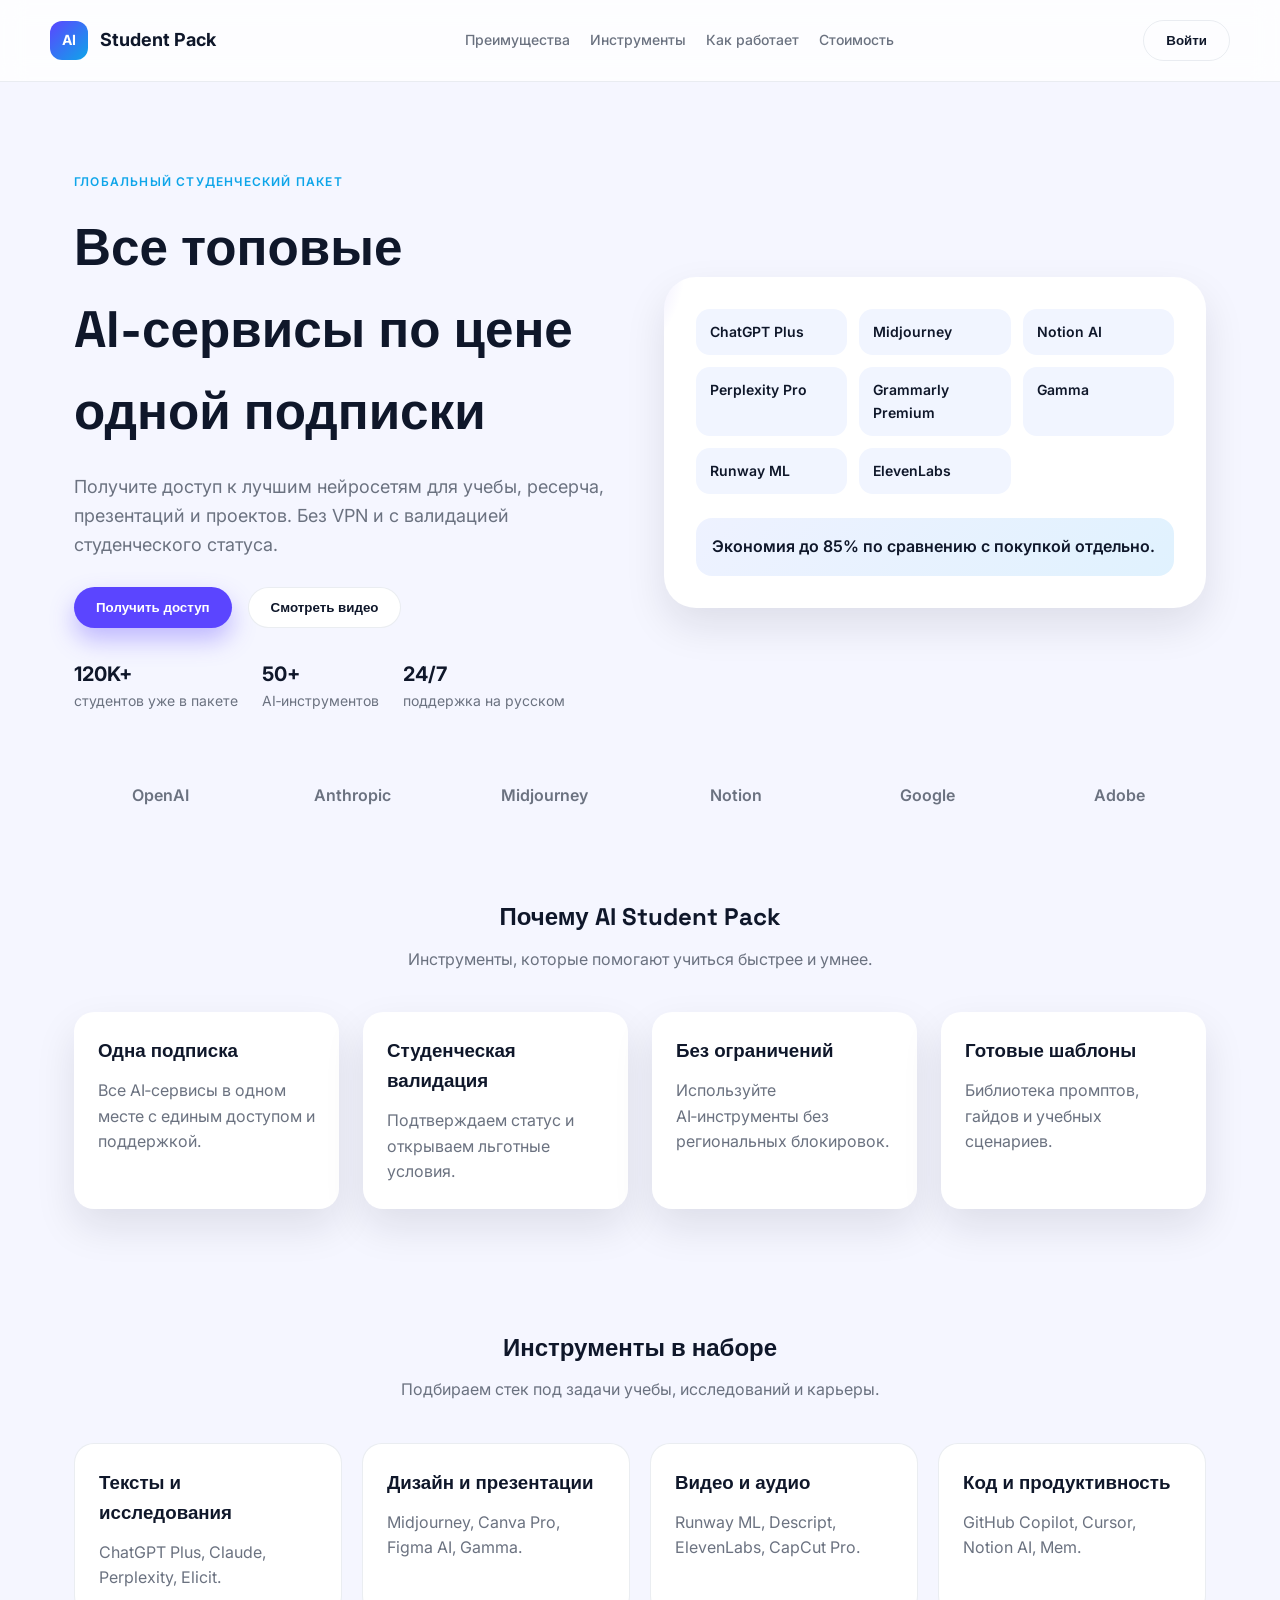
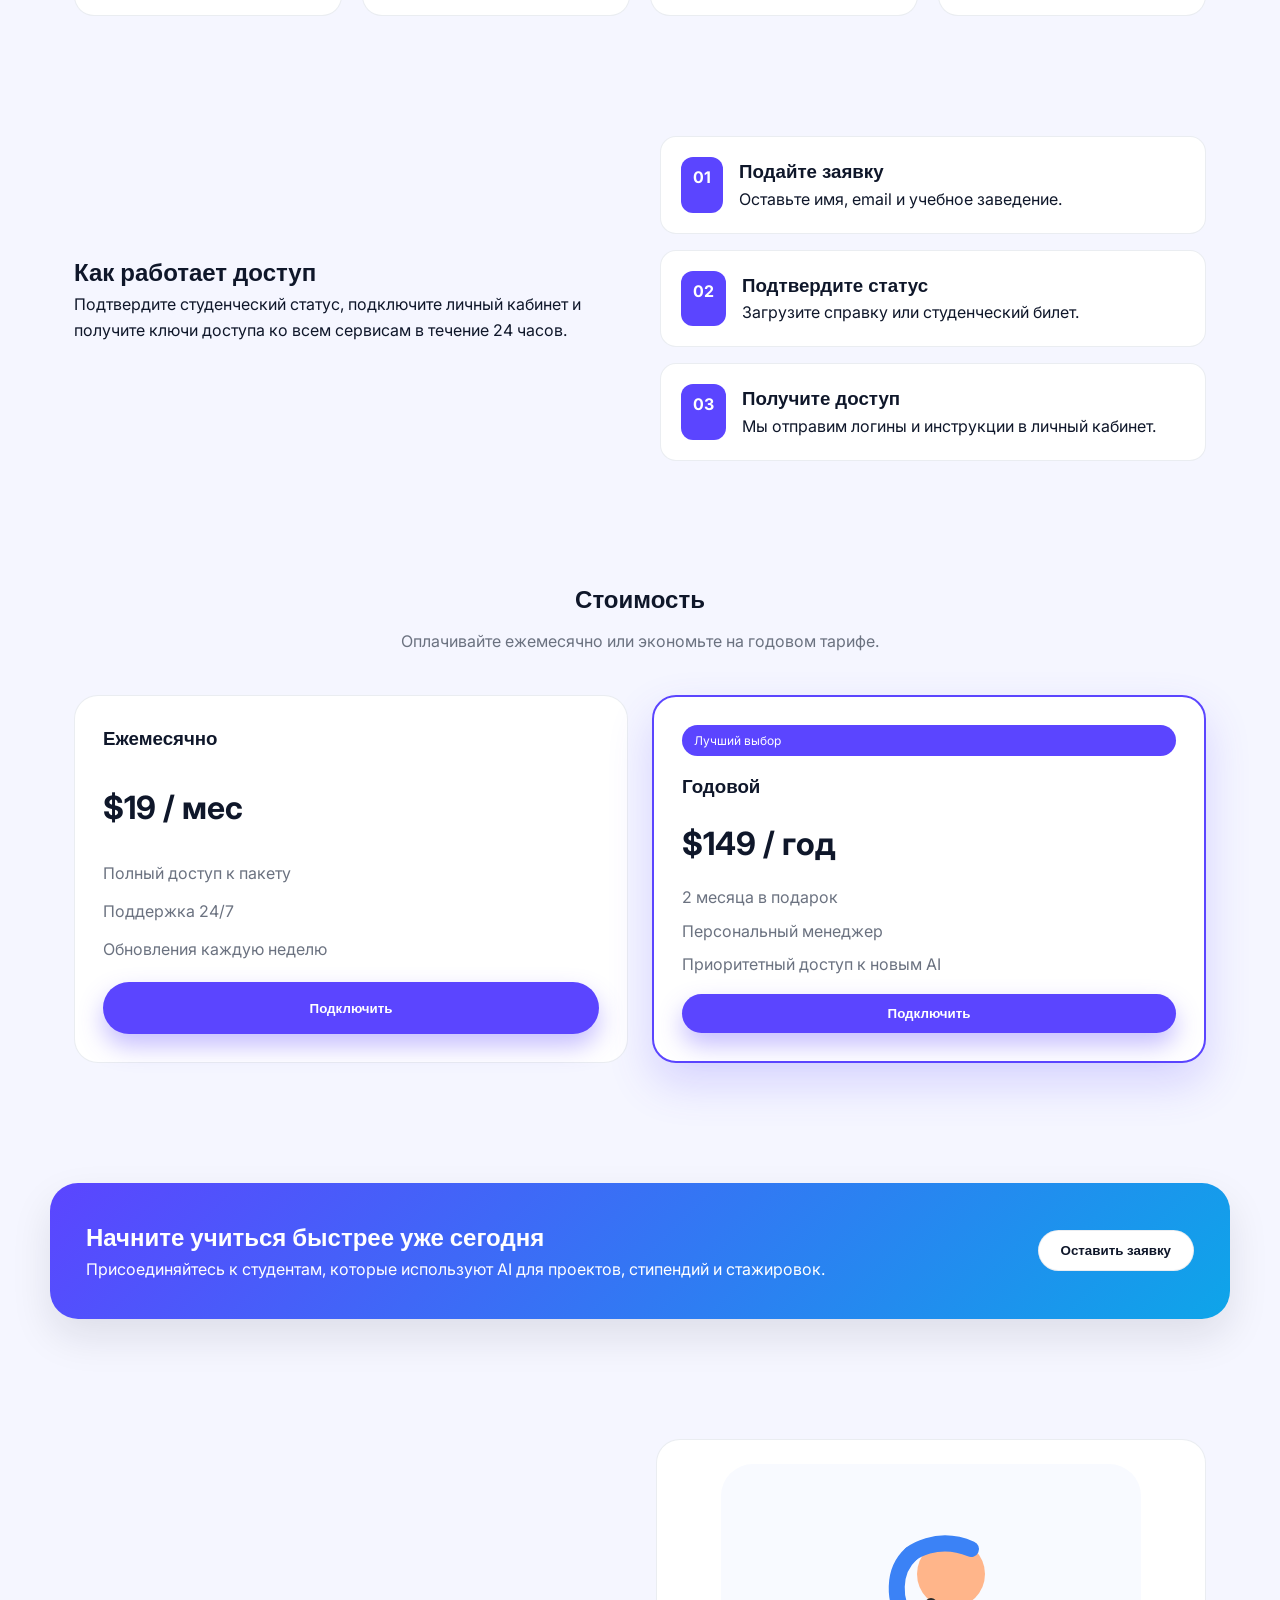
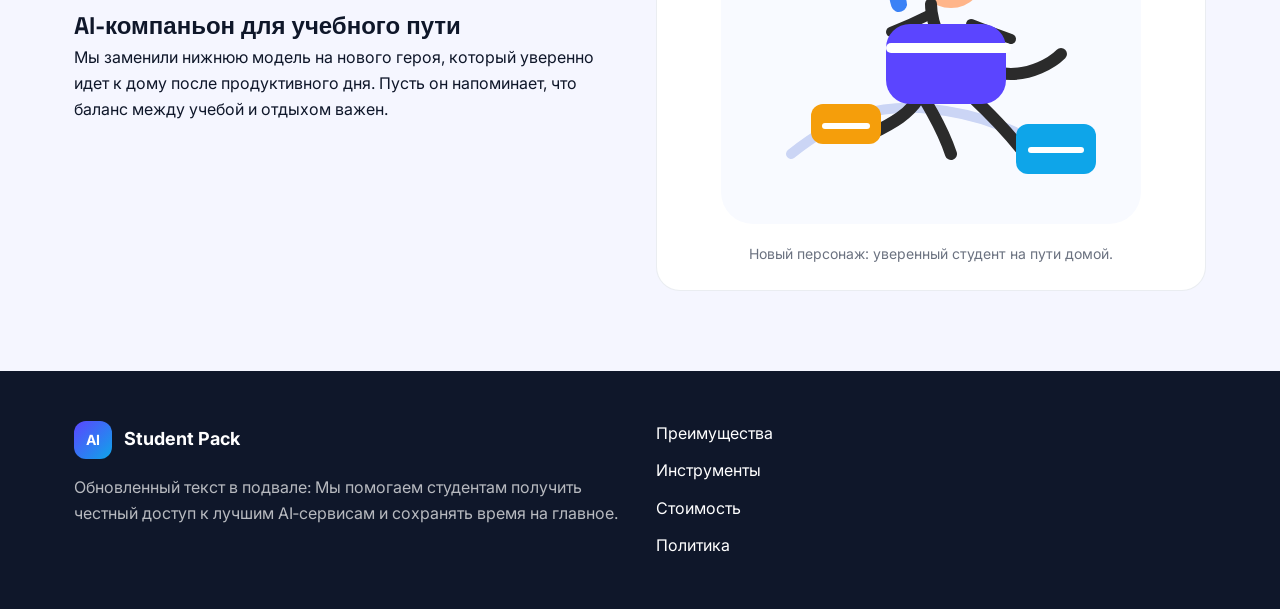
<file: index.html>
<!DOCTYPE html>
<html lang="ru">
  <head>
    <meta charset="UTF-8" />
    <meta name="viewport" content="width=device-width, initial-scale=1" />
    <title>AI Student Pack — доступ к лучшим AI-инструментам</title>
    <meta
      name="description"
      content="AI Student Pack — единый доступ к премиальным AI-инструментам для учебы, исследований и карьерного роста."
    />
    <link rel="preconnect" href="https://fonts.googleapis.com" />
    <link rel="preconnect" href="https://fonts.gstatic.com" crossorigin />
    <link
      href="https://fonts.googleapis.com/css2?family=Inter:wght@300;400;500;600;700;800&family=Space+Grotesk:wght@500;600;700&display=swap"
      rel="stylesheet"
    />
    <link rel="stylesheet" href="style.css" />
  </head>
  <body>
    <header class="site-header">
      <div class="container header-content">
        <div class="logo">
          <span class="logo-mark">AI</span>
          <span class="logo-text">Student Pack</span>
        </div>
        <nav class="nav">
          <a href="#benefits">Преимущества</a>
          <a href="#tools">Инструменты</a>
          <a href="#how">Как работает</a>
          <a href="#pricing">Стоимость</a>
        </nav>
        <button class="button ghost">Войти</button>
      </div>
    </header>

    <main>
      <section class="hero">
        <div class="container hero-grid">
          <div class="hero-copy">
            <p class="eyebrow">Глобальный студенческий пакет</p>
            <h1>Все топовые AI‑сервисы по цене одной подписки</h1>
            <p class="lead">
              Получите доступ к лучшим нейросетям для учебы, ресерча, презентаций и
              проектов. Без VPN и с валидацией студенческого статуса.
            </p>
            <div class="hero-actions">
              <button class="button primary">Получить доступ</button>
              <button class="button secondary">Смотреть видео</button>
            </div>
            <div class="hero-meta">
              <div>
                <strong>120K+</strong>
                <span>студентов уже в пакете</span>
              </div>
              <div>
                <strong>50+</strong>
                <span>AI‑инструментов</span>
              </div>
              <div>
                <strong>24/7</strong>
                <span>поддержка на русском</span>
              </div>
            </div>
          </div>
          <div class="hero-card">
            <div class="card-glow"></div>
            <div class="tool-list">
              <div class="tool">ChatGPT Plus</div>
              <div class="tool">Midjourney</div>
              <div class="tool">Notion AI</div>
              <div class="tool">Perplexity Pro</div>
              <div class="tool">Grammarly Premium</div>
              <div class="tool">Gamma</div>
              <div class="tool">Runway ML</div>
              <div class="tool">ElevenLabs</div>
            </div>
            <div class="hero-note">
              Экономия до 85% по сравнению с покупкой отдельно.
            </div>
          </div>
        </div>
      </section>

      <section class="logos">
        <div class="container logos-grid">
          <span>OpenAI</span>
          <span>Anthropic</span>
          <span>Midjourney</span>
          <span>Notion</span>
          <span>Google</span>
          <span>Adobe</span>
        </div>
      </section>

      <section id="benefits" class="benefits">
        <div class="container">
          <div class="section-title">
            <h2>Почему AI Student Pack</h2>
            <p>Инструменты, которые помогают учиться быстрее и умнее.</p>
          </div>
          <div class="benefit-grid">
            <article>
              <h3>Одна подписка</h3>
              <p>Все AI‑сервисы в одном месте с единым доступом и поддержкой.</p>
            </article>
            <article>
              <h3>Студенческая валидация</h3>
              <p>Подтверждаем статус и открываем льготные условия.</p>
            </article>
            <article>
              <h3>Без ограничений</h3>
              <p>Используйте AI‑инструменты без региональных блокировок.</p>
            </article>
            <article>
              <h3>Готовые шаблоны</h3>
              <p>Библиотека промптов, гайдов и учебных сценариев.</p>
            </article>
          </div>
        </div>
      </section>

      <section id="tools" class="tools">
        <div class="container">
          <div class="section-title">
            <h2>Инструменты в наборе</h2>
            <p>Подбираем стек под задачи учебы, исследований и карьеры.</p>
          </div>
          <div class="tools-grid">
            <div class="tool-card">
              <h3>Тексты и исследования</h3>
              <p>ChatGPT Plus, Claude, Perplexity, Elicit.</p>
            </div>
            <div class="tool-card">
              <h3>Дизайн и презентации</h3>
              <p>Midjourney, Canva Pro, Figma AI, Gamma.</p>
            </div>
            <div class="tool-card">
              <h3>Видео и аудио</h3>
              <p>Runway ML, Descript, ElevenLabs, CapCut Pro.</p>
            </div>
            <div class="tool-card">
              <h3>Код и продуктивность</h3>
              <p>GitHub Copilot, Cursor, Notion AI, Mem.</p>
            </div>
          </div>
        </div>
      </section>

      <section id="how" class="how">
        <div class="container how-grid">
          <div>
            <h2>Как работает доступ</h2>
            <p>
              Подтвердите студенческий статус, подключите личный кабинет и получите
              ключи доступа ко всем сервисам в течение 24 часов.
            </p>
          </div>
          <div class="steps">
            <div class="step">
              <span>01</span>
              <div>
                <h3>Подайте заявку</h3>
                <p>Оставьте имя, email и учебное заведение.</p>
              </div>
            </div>
            <div class="step">
              <span>02</span>
              <div>
                <h3>Подтвердите статус</h3>
                <p>Загрузите справку или студенческий билет.</p>
              </div>
            </div>
            <div class="step">
              <span>03</span>
              <div>
                <h3>Получите доступ</h3>
                <p>Мы отправим логины и инструкции в личный кабинет.</p>
              </div>
            </div>
          </div>
        </div>
      </section>

      <section id="pricing" class="pricing">
        <div class="container">
          <div class="section-title">
            <h2>Стоимость</h2>
            <p>Оплачивайте ежемесячно или экономьте на годовом тарифе.</p>
          </div>
          <div class="pricing-grid">
            <div class="price-card">
              <h3>Ежемесячно</h3>
              <p class="price">$19 / мес</p>
              <ul>
                <li>Полный доступ к пакету</li>
                <li>Поддержка 24/7</li>
                <li>Обновления каждую неделю</li>
              </ul>
              <button class="button primary">Подключить</button>
            </div>
            <div class="price-card featured">
              <div class="badge">Лучший выбор</div>
              <h3>Годовой</h3>
              <p class="price">$149 / год</p>
              <ul>
                <li>2 месяца в подарок</li>
                <li>Персональный менеджер</li>
                <li>Приоритетный доступ к новым AI</li>
              </ul>
              <button class="button primary">Подключить</button>
            </div>
          </div>
        </div>
      </section>

      <section class="cta">
        <div class="container cta-card">
          <div>
            <h2>Начните учиться быстрее уже сегодня</h2>
            <p>
              Присоединяйтесь к студентам, которые используют AI для проектов,
              стипендий и стажировок.
            </p>
          </div>
          <button class="button secondary">Оставить заявку</button>
        </div>
      </section>

      <section class="bottom">
        <div class="container bottom-grid">
          <div class="bottom-text">
            <h2>AI‑компаньон для учебного пути</h2>
            <p>
              Мы заменили нижнюю модель на нового героя, который уверенно идет к
              дому после продуктивного дня. Пусть он напоминает, что баланс между
              учебой и отдыхом важен.
            </p>
          </div>
          <div class="bottom-illustration">
            <img src="walking-student.svg" alt="Иллюстрация студента, который идет домой" />
            <p class="caption">Новый персонаж: уверенный студент на пути домой.</p>
          </div>
        </div>
      </section>
    </main>

    <footer class="site-footer">
      <div class="container footer-grid">
        <div>
          <div class="logo">
            <span class="logo-mark">AI</span>
            <span class="logo-text">Student Pack</span>
          </div>
          <p class="footer-text">
            Обновленный текст в подвале: Мы помогаем студентам получить честный доступ
            к лучшим AI‑сервисам и сохранять время на главное.
          </p>
        </div>
        <div class="footer-links">
          <a href="#benefits">Преимущества</a>
          <a href="#tools">Инструменты</a>
          <a href="#pricing">Стоимость</a>
          <a href="#">Политика</a>
        </div>
      </div>
    </footer>
  </body>
</html>
</file>
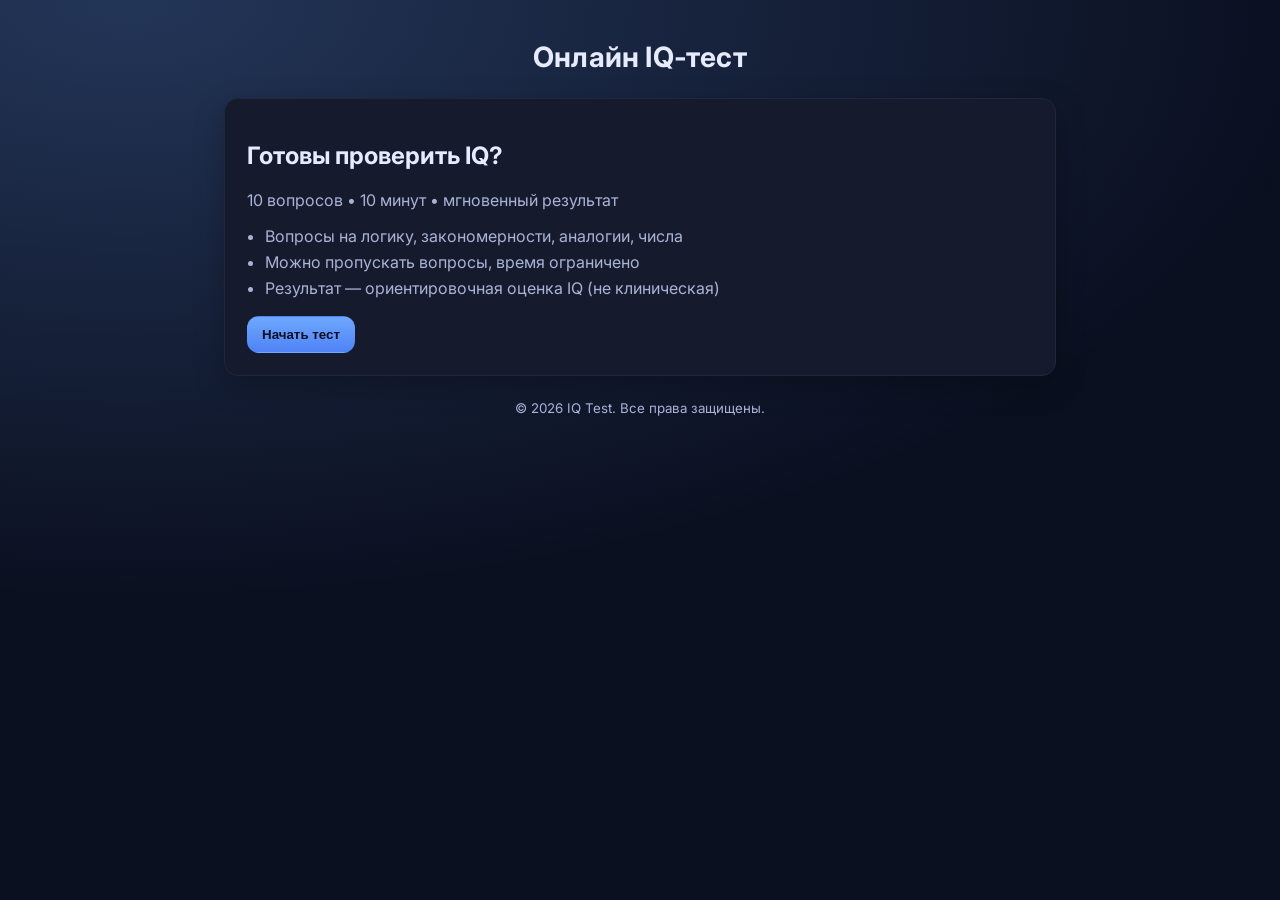
<file: iq-test/index.html>
<!DOCTYPE html>
<html lang="ru">
<head>
	<meta charset="utf-8">
	<meta name="viewport" content="width=device-width, initial-scale=1">
	<title>Онлайн IQ‑тест</title>
	<meta name="description" content="Бесплатный онлайн IQ‑тест: 10 вопросов за 10 минут. Узнайте свою примерную оценку IQ.">
	<link rel="preconnect" href="https://fonts.googleapis.com">
	<link rel="preconnect" href="https://fonts.gstatic.com" crossorigin>
	<link href="https://fonts.googleapis.com/css2?family=Inter:wght@400;500;600;700&display=swap" rel="stylesheet">
	<link rel="stylesheet" href="styles.css">
	<link rel="icon" href="data:image/svg+xml,%3Csvg xmlns='http://www.w3.org/2000/svg' viewBox='0 0 100 100'%3E%3Ctext y='0.9em' font-size='90'%3E%F0%9F%92%A1%3C/text%3E%3C/svg%3E">
</head>
<body>
	<div class="container">
		<header class="site-header">
			<h1>Онлайн IQ‑тест</h1>
		</header>

		<main>
			<section id="screen-start" class="screen">
				<div class="card">
					<h2>Готовы проверить IQ?</h2>
					<p class="subtitle">10 вопросов • 10 минут • мгновенный результат</p>
					<ul class="info-list">
						<li>Вопросы на логику, закономерности, аналогии, числа</li>
						<li>Можно пропускать вопросы, время ограничено</li>
						<li>Результат — ориентировочная оценка IQ (не клиническая)</li>
					</ul>
					<button id="btn-start" class="btn btn-primary">Начать тест</button>
				</div>
			</section>

			<section id="screen-quiz" class="screen hidden" aria-live="polite">
				<div class="quiz-header">
					<div class="progress">
						<div id="progress-bar" class="progress-bar" style="width:0%"></div>
					</div>
					<div class="meta">
						<div id="progress-text" class="meta-item">Вопрос 1 из 10</div>
						<div id="timer" class="meta-item time" aria-live="polite">10:00</div>
					</div>
				</div>

				<div class="card question-card">
					<h2 id="question-text" class="question-text">Вопрос загружается…</h2>
					<ul id="choices-list" class="choices" role="listbox" aria-label="Варианты ответа">
						<!-- Варианты рендерятся скриптом -->
					</ul>
					<div class="actions">
						<button id="btn-skip" class="btn btn-ghost">Пропустить</button>
						<button id="btn-next" class="btn btn-primary" disabled>Далее</button>
					</div>
				</div>
			</section>

			<section id="screen-result" class="screen hidden" aria-live="polite">
				<div class="card result-card">
					<h2>Ваш результат</h2>
					<p class="stat"><span id="stat-correct">0</span>/<span id="stat-total">10</span> правильных</p>
					<div class="iq-box">
						<div class="iq-value" id="iq-value">—</div>
						<div class="iq-scale">
							<div class="iq-scale-bar">
								<div id="iq-indicator" class="iq-indicator" style="left:0%"></div>
							</div>
							<div class="iq-scale-labels">
								<span>70</span><span>100</span><span>130</span><span>150</span>
							</div>
						</div>
						<p id="iq-interpretation" class="interpretation">Интерпретация появится здесь</p>
					</div>
					<div class="actions">
						<button id="btn-restart" class="btn">Пройти снова</button>
					</div>
					<p class="note">Этот тест развлекательный и даёт приблизительную оценку IQ. Для клинической оценки нужна профессиональная диагностика.</p>
				</div>
			</section>
		</main>

		<footer class="site-footer">
			<small>© <span id="year"></span> IQ Test. Все права защищены.</small>
		</footer>
	</div>

	<script src="app.js"></script>
</body>
</html>
</file>
<file: style.css>
:root {
  color-scheme: light;
  --bg: #f5f6ff;
  --text: #0f172a;
  --muted: #6b7280;
  --primary: #5b45ff;
  --secondary: #0ea5e9;
  --card: #ffffff;
  --border: rgba(148, 163, 184, 0.2);
  --shadow: 0 18px 40px rgba(15, 23, 42, 0.1);
}

* {
  box-sizing: border-box;
  margin: 0;
  padding: 0;
}

body {
  font-family: "Inter", sans-serif;
  background: var(--bg);
  color: var(--text);
  line-height: 1.6;
}

h1,
h2,
h3 {
  font-family: "Space Grotesk", sans-serif;
}

a {
  color: inherit;
  text-decoration: none;
}

.container {
  max-width: 1180px;
  margin: 0 auto;
  padding: 0 24px;
}

.site-header {
  background: rgba(255, 255, 255, 0.8);
  backdrop-filter: blur(12px);
  border-bottom: 1px solid var(--border);
  position: sticky;
  top: 0;
  z-index: 10;
}

.header-content {
  display: flex;
  align-items: center;
  justify-content: space-between;
  padding: 20px 0;
  gap: 24px;
}

.logo {
  display: flex;
  align-items: center;
  gap: 12px;
  font-weight: 700;
}

.logo-mark {
  background: linear-gradient(135deg, var(--primary), var(--secondary));
  color: white;
  padding: 8px 12px;
  border-radius: 12px;
  font-size: 14px;
}

.logo-text {
  font-size: 18px;
}

.nav {
  display: flex;
  gap: 20px;
  font-size: 14px;
}

.nav a {
  color: var(--muted);
  font-weight: 500;
}

.nav a:hover {
  color: var(--text);
}

.button {
  border: none;
  padding: 12px 22px;
  border-radius: 999px;
  font-weight: 600;
  cursor: pointer;
  transition: transform 0.2s ease, box-shadow 0.2s ease;
}

.button.primary {
  background: var(--primary);
  color: white;
  box-shadow: 0 12px 24px rgba(91, 69, 255, 0.35);
}

.button.secondary {
  background: white;
  color: var(--text);
  border: 1px solid var(--border);
}

.button.ghost {
  background: transparent;
  color: var(--text);
  border: 1px solid var(--border);
}

.button:hover {
  transform: translateY(-2px);
}

.hero {
  padding: 90px 0 40px;
}

.hero-grid {
  display: grid;
  grid-template-columns: repeat(auto-fit, minmax(280px, 1fr));
  gap: 48px;
  align-items: center;
}

.hero-copy h1 {
  font-size: clamp(2.5rem, 4vw, 3.6rem);
  margin: 16px 0 20px;
}

.eyebrow {
  color: var(--secondary);
  font-weight: 600;
  text-transform: uppercase;
  letter-spacing: 0.1em;
  font-size: 12px;
}

.lead {
  font-size: 18px;
  color: var(--muted);
  margin-bottom: 28px;
}

.hero-actions {
  display: flex;
  gap: 16px;
  flex-wrap: wrap;
  margin-bottom: 30px;
}

.hero-meta {
  display: flex;
  gap: 24px;
  flex-wrap: wrap;
  color: var(--muted);
  font-size: 14px;
}

.hero-meta strong {
  display: block;
  font-size: 20px;
  color: var(--text);
}

.hero-card {
  background: var(--card);
  border-radius: 32px;
  padding: 32px;
  position: relative;
  box-shadow: var(--shadow);
  overflow: hidden;
}

.card-glow {
  position: absolute;
  inset: -40% auto auto -40%;
  width: 240px;
  height: 240px;
  background: radial-gradient(circle, rgba(91, 69, 255, 0.4), transparent 70%);
}

.tool-list {
  display: grid;
  grid-template-columns: repeat(auto-fit, minmax(130px, 1fr));
  gap: 12px;
  position: relative;
  z-index: 1;
}

.tool {
  background: #f1f5ff;
  padding: 12px 14px;
  border-radius: 14px;
  font-weight: 600;
  font-size: 14px;
}

.hero-note {
  margin-top: 24px;
  background: linear-gradient(135deg, #eef2ff, #e0f2fe);
  padding: 16px;
  border-radius: 16px;
  font-weight: 600;
  position: relative;
  z-index: 1;
}

.logos {
  padding: 30px 0;
}

.logos-grid {
  display: grid;
  grid-template-columns: repeat(auto-fit, minmax(120px, 1fr));
  gap: 18px;
  align-items: center;
  text-align: center;
  color: var(--muted);
  font-weight: 600;
}

.section-title {
  text-align: center;
  margin-bottom: 40px;
}

.section-title p {
  color: var(--muted);
  margin-top: 10px;
}

.benefits {
  padding: 60px 0;
}

.benefit-grid {
  display: grid;
  grid-template-columns: repeat(auto-fit, minmax(220px, 1fr));
  gap: 24px;
}

.benefit-grid article {
  background: white;
  padding: 24px;
  border-radius: 20px;
  box-shadow: var(--shadow);
}

.benefit-grid p {
  color: var(--muted);
  margin-top: 12px;
}

.tools {
  padding: 60px 0;
}

.tools-grid {
  display: grid;
  grid-template-columns: repeat(auto-fit, minmax(230px, 1fr));
  gap: 20px;
}

.tool-card {
  background: white;
  padding: 24px;
  border-radius: 20px;
  border: 1px solid var(--border);
}

.tool-card p {
  color: var(--muted);
  margin-top: 12px;
}

.how {
  padding: 60px 0;
}

.how-grid {
  display: grid;
  grid-template-columns: repeat(auto-fit, minmax(280px, 1fr));
  gap: 40px;
  align-items: center;
}

.steps {
  display: grid;
  gap: 16px;
}

.step {
  background: white;
  padding: 20px;
  border-radius: 16px;
  display: flex;
  gap: 16px;
  border: 1px solid var(--border);
}

.step span {
  background: var(--primary);
  color: white;
  padding: 8px 12px;
  border-radius: 12px;
  font-weight: 700;
}

.pricing {
  padding: 60px 0;
}

.pricing-grid {
  display: grid;
  grid-template-columns: repeat(auto-fit, minmax(260px, 1fr));
  gap: 24px;
}

.price-card {
  background: white;
  padding: 28px;
  border-radius: 24px;
  border: 1px solid var(--border);
  display: grid;
  gap: 16px;
}

.price-card ul {
  list-style: none;
  color: var(--muted);
  display: grid;
  gap: 8px;
}

.price {
  font-size: 32px;
  font-weight: 700;
}

.price-card.featured {
  border: 2px solid var(--primary);
  box-shadow: 0 20px 45px rgba(91, 69, 255, 0.2);
}

.badge {
  background: var(--primary);
  color: white;
  display: inline-flex;
  padding: 6px 12px;
  border-radius: 999px;
  font-size: 12px;
}

.cta {
  padding: 60px 0;
}

.cta-card {
  background: linear-gradient(135deg, var(--primary), var(--secondary));
  color: white;
  border-radius: 28px;
  padding: 36px;
  display: flex;
  align-items: center;
  justify-content: space-between;
  flex-wrap: wrap;
  gap: 24px;
  box-shadow: var(--shadow);
}

.bottom {
  padding: 60px 0 80px;
}

.bottom-grid {
  display: grid;
  grid-template-columns: repeat(auto-fit, minmax(260px, 1fr));
  gap: 32px;
  align-items: center;
}

.bottom-illustration {
  background: white;
  border-radius: 24px;
  padding: 24px;
  text-align: center;
  border: 1px solid var(--border);
}

.bottom-illustration img {
  max-width: 100%;
  height: auto;
}

.caption {
  margin-top: 12px;
  color: var(--muted);
  font-size: 14px;
}

.site-footer {
  background: #0f172a;
  color: white;
  padding: 50px 0;
}

.footer-grid {
  display: grid;
  grid-template-columns: repeat(auto-fit, minmax(220px, 1fr));
  gap: 32px;
  align-items: start;
}

.footer-links {
  display: grid;
  gap: 12px;
}

.footer-text {
  color: rgba(255, 255, 255, 0.7);
  margin-top: 16px;
}

@media (max-width: 900px) {
  .nav {
    display: none;
  }
}
</file>
<file: iq-test/styles.css>
/* Base */
:root {
	--bg: #0b1020;
	--card: #151b2d;
	--text: #e6ebff;
	--muted: #aab3d6;
	--primary: #6ea8fe;
	--primary-600: #4f83f7;
	--accent: #22c55e;
	--danger: #ef4444;
	--warning: #f59e0b;
	--border: #20263d;
	--shadow: 0 10px 30px rgba(0,0,0,.25);
}

* { box-sizing: border-box; }
html, body { height: 100%; }
body {
	margin: 0;
	font-family: Inter, system-ui, -apple-system, Segoe UI, Roboto, Arial, "Noto Sans", "Helvetica Neue", sans-serif;
	background: radial-gradient(1200px 600px at 10% 0%, rgba(110,168,254,.25), transparent) no-repeat,
		linear-gradient(180deg, #0a0f20 0%, #0b1020 100%);
	color: var(--text);
}

.container { max-width: 880px; margin: 0 auto; padding: 24px; }
.site-header { display: flex; align-items: center; justify-content: center; margin: 16px 0 24px; }
.site-header h1 { font-size: 28px; font-weight: 700; letter-spacing: .2px; margin: 0; }
.site-footer { display: flex; justify-content: center; margin: 24px 0 12px; color: var(--muted); }

/* Cards */
.card {
	background: var(--card);
	border: 1px solid var(--border);
	border-radius: 14px;
	box-shadow: var(--shadow);
	padding: 22px;
}

.question-card { margin-top: 12px; }
.result-card { margin-top: 12px; }

/* Screens */
.screen.hidden { display: none; }
.subtitle { color: var(--muted); margin-top: 8px; }
.info-list { margin: 14px 0 18px; padding-left: 18px; color: var(--muted); }
.info-list li { margin: 6px 0; }

/* Progress & meta */
.quiz-header { display: grid; gap: 10px; }
.progress { background: #0f1530; border: 1px solid var(--border); border-radius: 999px; height: 10px; overflow: hidden; }
.progress-bar { background: linear-gradient(90deg, var(--primary), #8b5cf6); height: 100%; width: 0; transition: width .25s ease; }
.meta { display: flex; align-items: center; justify-content: space-between; font-size: 14px; color: var(--muted); }
.meta .time { font-variant-numeric: tabular-nums; }

/* Question */
.question-text { margin: 6px 0 12px; font-size: 20px; }
.choices { list-style: none; margin: 0; padding: 0; display: grid; gap: 10px; }
.choice {
	background: #0f1530;
	border: 1px solid var(--border);
	border-radius: 12px;
	padding: 14px 14px;
	cursor: pointer;
	text-align: left;
	color: var(--text);
}
.choice:hover { border-color: #2e3657; }
.choice[aria-selected="true"] { outline: 2px solid var(--primary); outline-offset: 0; border-color: transparent; }
.choice.correct { border-color: rgba(34,197,94,.5); background: linear-gradient(0deg, rgba(34,197,94,.08), rgba(34,197,94,.08)); }
.choice.wrong { border-color: rgba(239,68,68,.5); background: linear-gradient(0deg, rgba(239,68,68,.08), rgba(239,68,68,.08)); }

/* Buttons */
.btn { appearance: none; border: 1px solid var(--border); background: #0f1530; color: var(--text); padding: 10px 14px; border-radius: 12px; cursor: pointer; }
.btn:hover { border-color: #2e3657; }
.btn:disabled { opacity: .6; cursor: not-allowed; }
.btn-primary { background: linear-gradient(180deg, var(--primary), var(--primary-600)); border-color: transparent; color: #0a0f1f; font-weight: 600; }
.btn-ghost { background: transparent; }
.actions { display: flex; gap: 10px; justify-content: flex-end; margin-top: 12px; }

/* Result */
.stat { font-size: 16px; color: var(--muted); margin: 10px 0 14px; }
.iq-box { display: grid; gap: 10px; align-items: center; }
.iq-value { font-size: 48px; font-weight: 800; letter-spacing: 1px; }
.iq-scale { display: grid; gap: 8px; }
.iq-scale-bar { position: relative; height: 12px; border-radius: 999px; overflow: hidden; background: linear-gradient(90deg, #ef4444, #f59e0b, #22c55e, #3b82f6); }
.iq-indicator { position: absolute; top: -2px; width: 3px; height: 16px; background: #fff; border-radius: 3px; box-shadow: 0 0 0 2px rgba(255,255,255,.2); }
.iq-scale-labels { display: flex; justify-content: space-between; font-size: 12px; color: var(--muted); }
.interpretation { color: var(--muted); }

/* Responsive */
@media (max-width: 600px) {
	.container { padding: 16px; }
	.site-header h1 { font-size: 22px; }
	.question-text { font-size: 18px; }
	.iq-value { font-size: 40px; }
}
</file>
